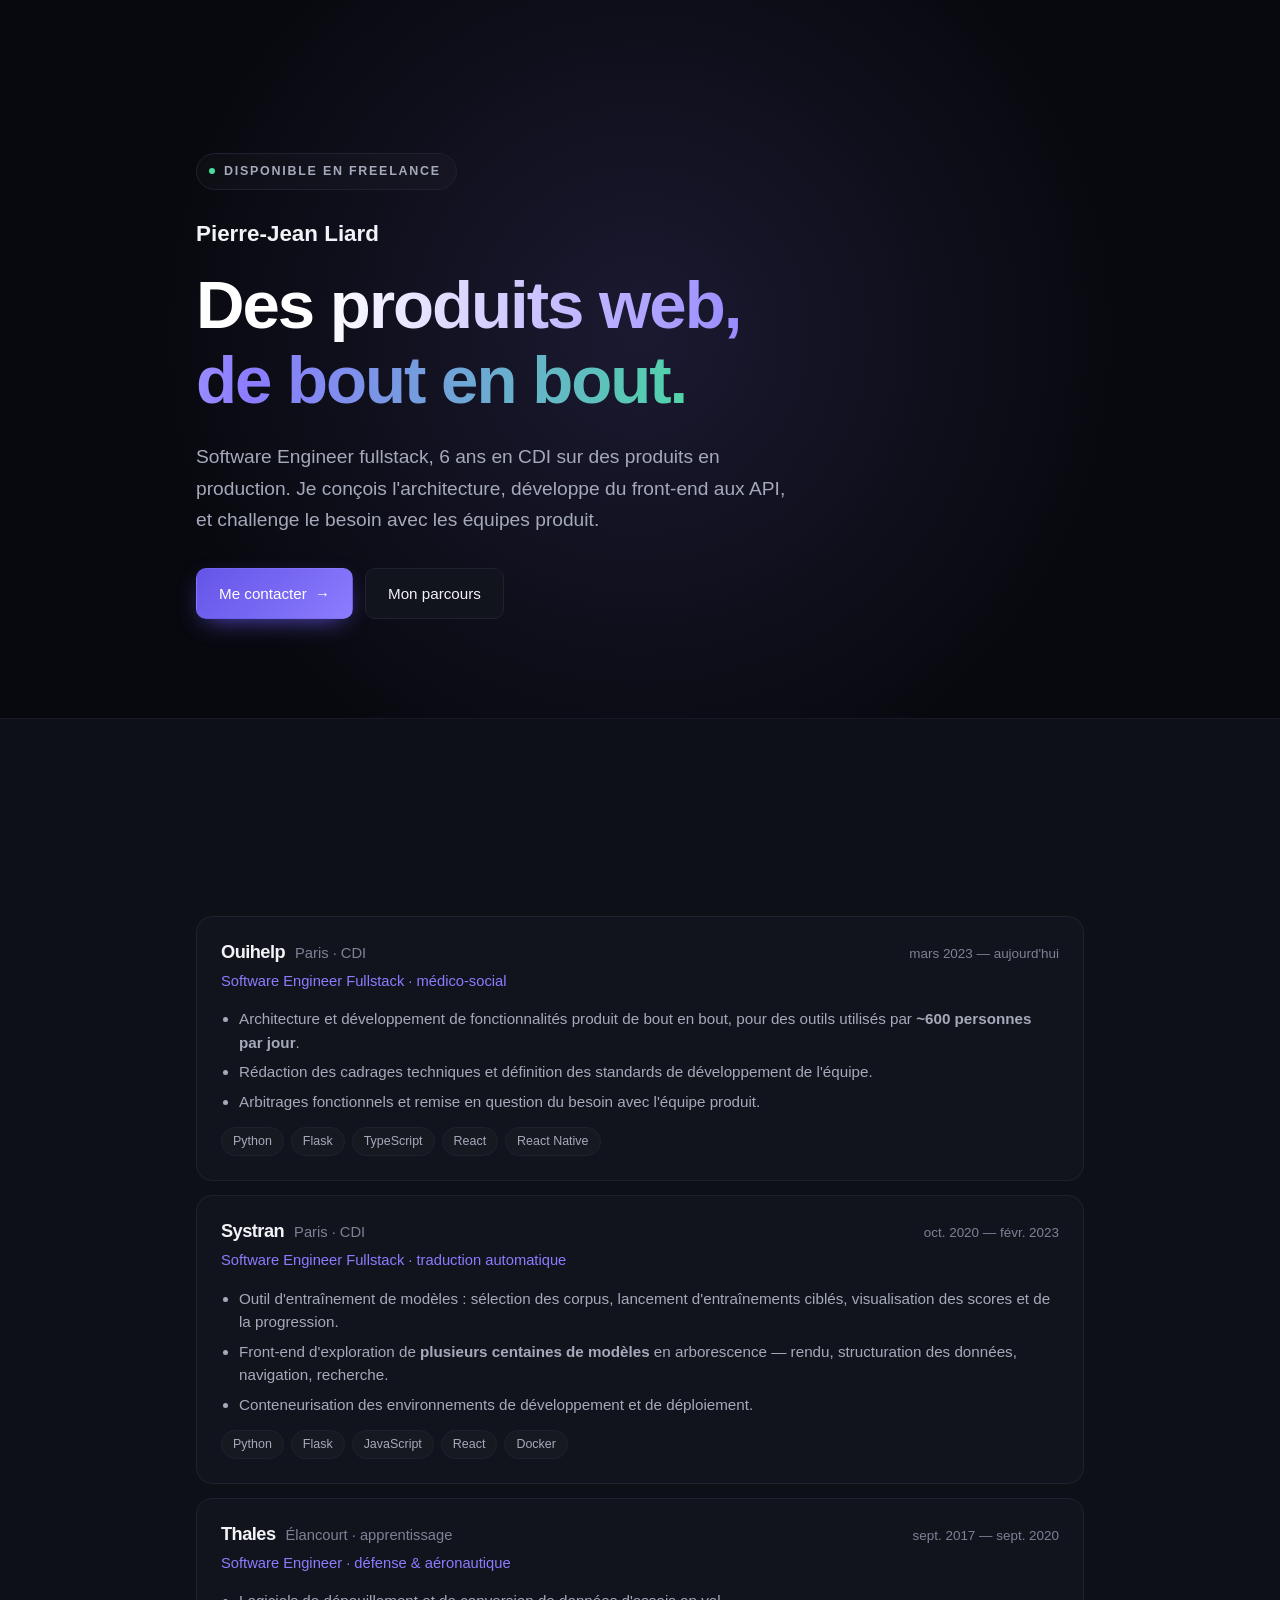
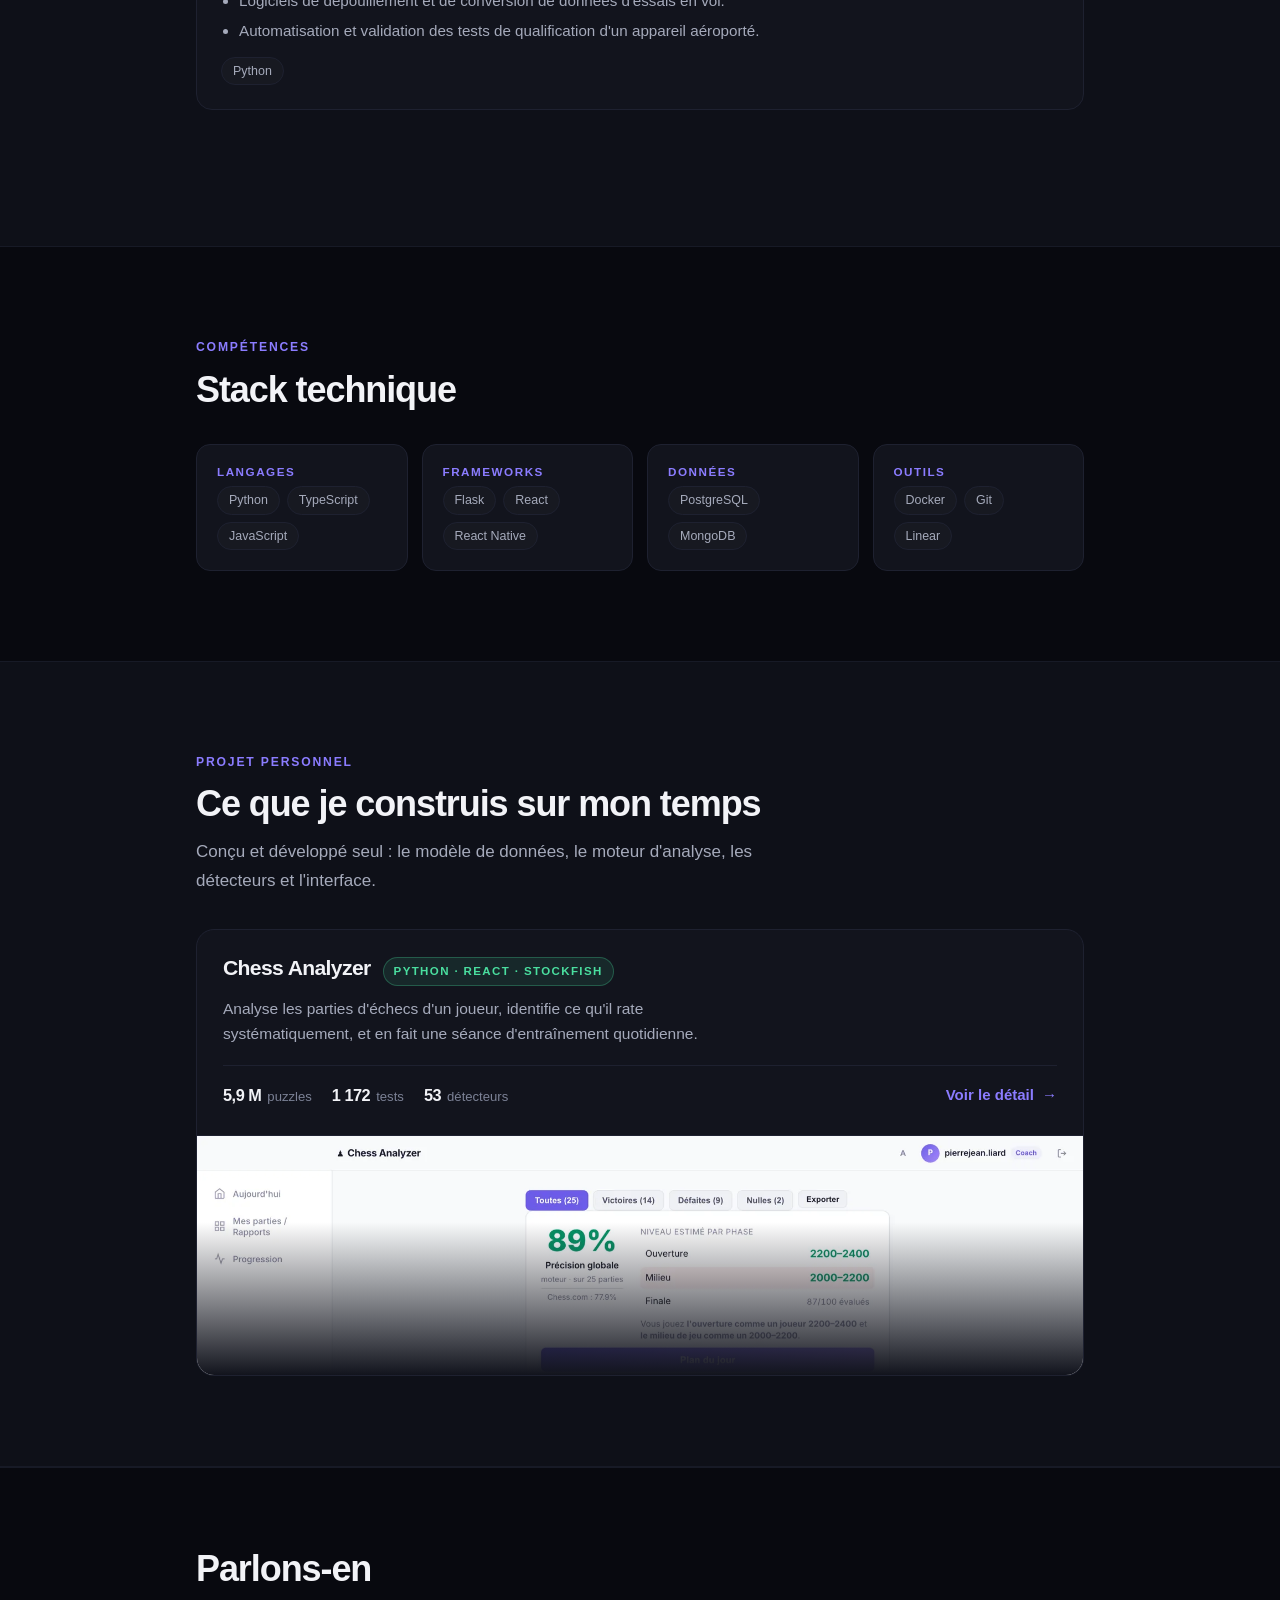
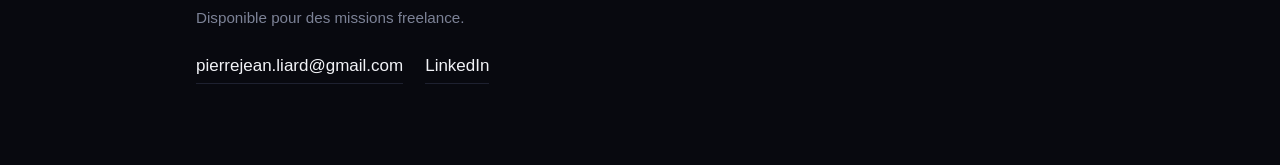
<file: index.html>
<!doctype html>
<html lang="fr">
<head>
<meta charset="utf-8">
<meta name="viewport" content="width=device-width, initial-scale=1">
<title>Pierre-Jean Liard — Software Engineer fullstack</title>
<meta name="description" content="Software Engineer fullstack, 6 ans d'expérience sur des produits web. Python, React, TypeScript. Disponible pour des missions freelance.">
<meta name="theme-color" content="#08090f">
<meta property="og:title" content="Pierre-Jean Liard — Software Engineer fullstack">
<meta property="og:description" content="6 ans sur des produits web, du front-end aux API. Disponible en freelance.">
<meta property="og:type" content="website">
<meta property="og:url" content="https://pjliard.github.io/">
<meta property="og:image" content="https://pjliard.github.io/assets/share.png">
<meta property="og:image:width" content="1200">
<meta property="og:image:height" content="630">
<meta name="twitter:card" content="summary_large_image">
<link rel="icon" href="data:image/svg+xml,<svg xmlns='http://www.w3.org/2000/svg' viewBox='0 0 100 100'><text y='.9em' font-size='90'>♟</text></svg>">
<link rel="stylesheet" href="styles.css">
<style>
  /* ── Parcours ── */
  .roles { display: grid; gap: 14px; margin-top: 34px; }
  .role {
    background: var(--bg-card); border: 1px solid var(--line); border-radius: 16px; padding: 24px;
    transition: transform 360ms var(--ease), border-color 360ms var(--ease);
  }
  .role:hover { transform: translateY(-3px); border-color: var(--accent-deep); }
  .role-head { display: flex; align-items: baseline; gap: 10px; flex-wrap: wrap; margin-bottom: 4px; }
  .role-head h3 { font-size: 1.14rem; font-weight: 680; margin: 0; }
  .role-head .where { color: var(--ink-faint); font-size: .92rem; }
  .role-head .when {
    margin-left: auto; color: var(--ink-faint); font-size: .84rem;
    font-variant-numeric: tabular-nums; white-space: nowrap;
  }
  .role .what { color: var(--accent); font-size: .92rem; font-weight: 500; margin: 0 0 14px; }
  .role ul { margin: 0 0 14px; padding-left: 18px; }
  .role li { color: var(--ink-soft); font-size: .95rem; line-height: 1.55; margin-bottom: 6px; }
  .role li:last-child { margin-bottom: 0; }
  .tags { display: flex; flex-wrap: wrap; gap: 7px; }
  .tags span {
    font-size: .78rem; font-weight: 500; color: var(--ink-soft);
    border: 1px solid var(--line); background: rgba(255,255,255,.02);
    border-radius: 100px; padding: 3px 11px;
  }

  /* ── Compétences ── */
  .skills { display: grid; grid-template-columns: repeat(auto-fit, minmax(190px, 1fr)); gap: 14px; margin-top: 34px; }
  .skills > div {
    background: var(--bg-card); border: 1px solid var(--line); border-radius: 14px; padding: 20px;
    transition: border-color 340ms var(--ease), transform 340ms var(--ease);
  }
  .skills > div:hover { border-color: var(--accent-deep); transform: translateY(-3px); }
  .skills h3 { font-size: .73rem; text-transform: uppercase; letter-spacing: .13em; color: var(--accent); margin-bottom: 8px; }
  .skills p { font-size: .92rem; color: var(--ink-soft); margin: 0; line-height: 1.55; }

  /* ── Carte projet ── */
  .project {
    display: block; background: var(--bg-card); border: 1px solid var(--line); border-radius: 18px;
    overflow: hidden; color: inherit; margin-top: 34px;
    transition: transform 420ms var(--ease), border-color 420ms var(--ease), box-shadow 420ms var(--ease);
  }
  .project:hover { transform: translateY(-5px); border-color: var(--accent-deep); box-shadow: 0 34px 64px -38px rgba(0,0,0,.95); }
  .project-body { padding: 26px; }
  .project-top { display: flex; align-items: baseline; gap: 12px; flex-wrap: wrap; margin-bottom: 10px; }
  .project-top h3 { font-size: 1.32rem; font-weight: 680; letter-spacing: -.03em; margin: 0; }
  .tag {
    font-size: .72rem; font-weight: 600; text-transform: uppercase; letter-spacing: .12em;
    color: var(--mint); background: rgba(74,222,159,.1);
    border: 1px solid rgba(74,222,159,.28); border-radius: 100px; padding: 4px 10px;
  }
  .project p { color: var(--ink-soft); margin: 0 0 18px; max-width: 58ch; font-size: .97rem; }
  .project-figs { display: flex; gap: 20px; flex-wrap: wrap; align-items: center; padding-top: 16px; border-top: 1px solid var(--line); }
  .fig { display: flex; align-items: baseline; gap: 6px; }
  .fig b { font-size: 1.02rem; font-weight: 700; letter-spacing: -.03em; font-variant-numeric: tabular-nums; color: var(--ink); }
  .fig span { font-size: .82rem; color: var(--ink-faint); }
  .project-more { margin-left: auto; display: inline-flex; align-items: center; gap: 8px; color: var(--accent); font-weight: 600; font-size: .94rem; }
  .project-more .arw { transition: transform 300ms var(--ease); }
  .project:hover .project-more .arw { transform: translateX(4px); }
  .project-shot { position: relative; border-top: 1px solid var(--line); max-height: 240px; overflow: hidden; }
  .project-shot picture, .project-shot img { display: block; width: 100%; height: auto; }
  .project-shot::after { content: ""; position: absolute; inset: 0; background: linear-gradient(180deg, transparent 36%, var(--bg-card)); }

  .edu {
    margin: 22px 0 0; color: var(--ink-faint); font-size: .92rem;
  }
  .edu b { color: var(--ink-soft); font-weight: 600; }
  .skills .tags { margin-top: 2px; }

  .meta { display: flex; flex-wrap: wrap; gap: 10px 26px; margin-top: 26px; color: var(--ink-faint); font-size: .92rem; }
  .meta b { color: var(--ink-soft); font-weight: 600; }

  @media (max-width: 620px) {
    .role-head .when { margin-left: 0; width: 100%; }
    .project-more { margin-left: 0; }
    .project-body, .role { padding: 20px; }
  }
</style>
</head>
<body>

<div id="bar"></div>

<header class="hero">
  <div class="wrap">
    <span class="eyebrow rise"><span class="dot"></span>Disponible en freelance</span>
    <p class="name rise d1">Pierre-Jean Liard</p>
    <h1 class="rise d1"><span class="grad">Des produits web,<br>de bout en bout.</span></h1>
    <p class="lede rise d2">
      Software Engineer fullstack, 6 ans en CDI sur des produits en production.
      Je conçois l'architecture, développe du front-end aux API, et challenge
      le besoin avec les équipes produit.
    </p>
    <div class="links rise d3">
      <a class="btn btn-primary" href="mailto:pierrejean.liard@gmail.com">Me contacter <span class="arw">→</span></a>
      <a class="btn" href="#parcours">Mon parcours</a>
    </div>
  </div>
</header>

<section class="lift" id="parcours">
  <div class="wrap">
    <p class="kicker rise">Parcours</p>
    <h2 class="rise">Six ans sur des produits en production</h2>

    <div class="roles">
      <article class="role rise">
        <div class="role-head">
          <h3>Ouihelp</h3>
          <span class="where">Paris · CDI</span>
          <span class="when">mars 2023 — aujourd'hui</span>
        </div>
        <p class="what">Software Engineer Fullstack · médico-social</p>
        <ul>
          <li>Architecture et développement de fonctionnalités produit de bout en bout, pour des outils utilisés par <b>~600 personnes par jour</b>.</li>
          <li>Rédaction des cadrages techniques et définition des standards de développement de l'équipe.</li>
          <li>Arbitrages fonctionnels et remise en question du besoin avec l'équipe produit.</li>
        </ul>
        <div class="tags"><span>Python</span><span>Flask</span><span>TypeScript</span><span>React</span><span>React Native</span></div>
      </article>

      <article class="role rise">
        <div class="role-head">
          <h3>Systran</h3>
          <span class="where">Paris · CDI</span>
          <span class="when">oct. 2020 — févr. 2023</span>
        </div>
        <p class="what">Software Engineer Fullstack · traduction automatique</p>
        <ul>
          <li>Outil d'entraînement de modèles : sélection des corpus, lancement d'entraînements ciblés, visualisation des scores et de la progression.</li>
          <li>Front-end d'exploration de <b>plusieurs centaines de modèles</b> en arborescence — rendu, structuration des données, navigation, recherche.</li>
          <li>Conteneurisation des environnements de développement et de déploiement.</li>
        </ul>
        <div class="tags"><span>Python</span><span>Flask</span><span>JavaScript</span><span>React</span><span>Docker</span></div>
      </article>

      <article class="role rise">
        <div class="role-head">
          <h3>Thales</h3>
          <span class="where">Élancourt · apprentissage</span>
          <span class="when">sept. 2017 — sept. 2020</span>
        </div>
        <p class="what">Software Engineer · défense &amp; aéronautique</p>
        <ul>
          <li>Logiciels de dépouillement et de conversion de données d'essais en vol.</li>
          <li>Automatisation et validation des tests de qualification d'un appareil aéroporté.</li>
        </ul>
        <div class="tags"><span>Python</span></div>
      </article>
    </div>

    <p class="edu rise">
      <b>EPITA</b> — diplôme d'ingénieur en informatique, 2020.
      Anglais opérationnel, TOEIC 860.
    </p>
  </div>
</section>

<section>
  <div class="wrap">
    <p class="kicker rise">Compétences</p>
    <h2 class="rise">Stack technique</h2>
    <div class="skills">
      <div class="rise">
        <h3>Langages</h3>
        <div class="tags"><span>Python</span><span>TypeScript</span><span>JavaScript</span></div>
      </div>
      <div class="rise d1">
        <h3>Frameworks</h3>
        <div class="tags"><span>Flask</span><span>React</span><span>React Native</span></div>
      </div>
      <div class="rise d2">
        <h3>Données</h3>
        <div class="tags"><span>PostgreSQL</span><span>MongoDB</span></div>
      </div>
      <div class="rise d3">
        <h3>Outils</h3>
        <div class="tags"><span>Docker</span><span>Git</span><span>Linear</span></div>
      </div>
    </div>
  </div>
</section>

<section class="lift">
  <div class="wrap">
    <p class="kicker rise">Projet personnel</p>
    <h2 class="rise">Ce que je construis sur mon temps</h2>
    <p class="sub rise d1">
      Conçu et développé seul : le modèle de données, le moteur d'analyse,
      les détecteurs et l'interface.
    </p>

    <a class="project rise d1" href="chess-analyzer/">
      <div class="project-body">
        <div class="project-top">
          <h3>Chess Analyzer</h3>
          <span class="tag">Python · React · Stockfish</span>
        </div>
        <p>
          Analyse les parties d'échecs d'un joueur, identifie ce qu'il rate
          systématiquement, et en fait une séance d'entraînement quotidienne.
        </p>
        <div class="project-figs">
          <span class="fig"><b>5,9 M</b><span>puzzles</span></span>
          <span class="fig"><b>1 172</b><span>tests</span></span>
          <span class="fig"><b>53</b><span>détecteurs</span></span>
          <span class="project-more">Voir le détail <span class="arw">→</span></span>
        </div>
      </div>
      <div class="project-shot">
        <picture><source srcset="assets/chess-analyzer/rapport.webp" type="image/webp"><img src="assets/chess-analyzer/rapport.png" alt="Aperçu du rapport d'analyse de Chess Analyzer" loading="lazy"></picture>
      </div>
    </a>
  </div>
</section>

<footer>
  <div class="wrap">
    <h2 class="rise" style="margin-bottom:16px">Parlons-en</h2>
    <p class="rise d1">Disponible pour des missions freelance.</p>
    <div class="foot-links rise d2">
      <a href="mailto:pierrejean.liard@gmail.com">pierrejean.liard@gmail.com</a>
      <a href="https://www.linkedin.com/in/pierre-jean-liard-203535136/" rel="noopener">LinkedIn</a>
    </div>
  </div>
</footer>

<script src="site.js"></script>

</body>
</html>
</file>
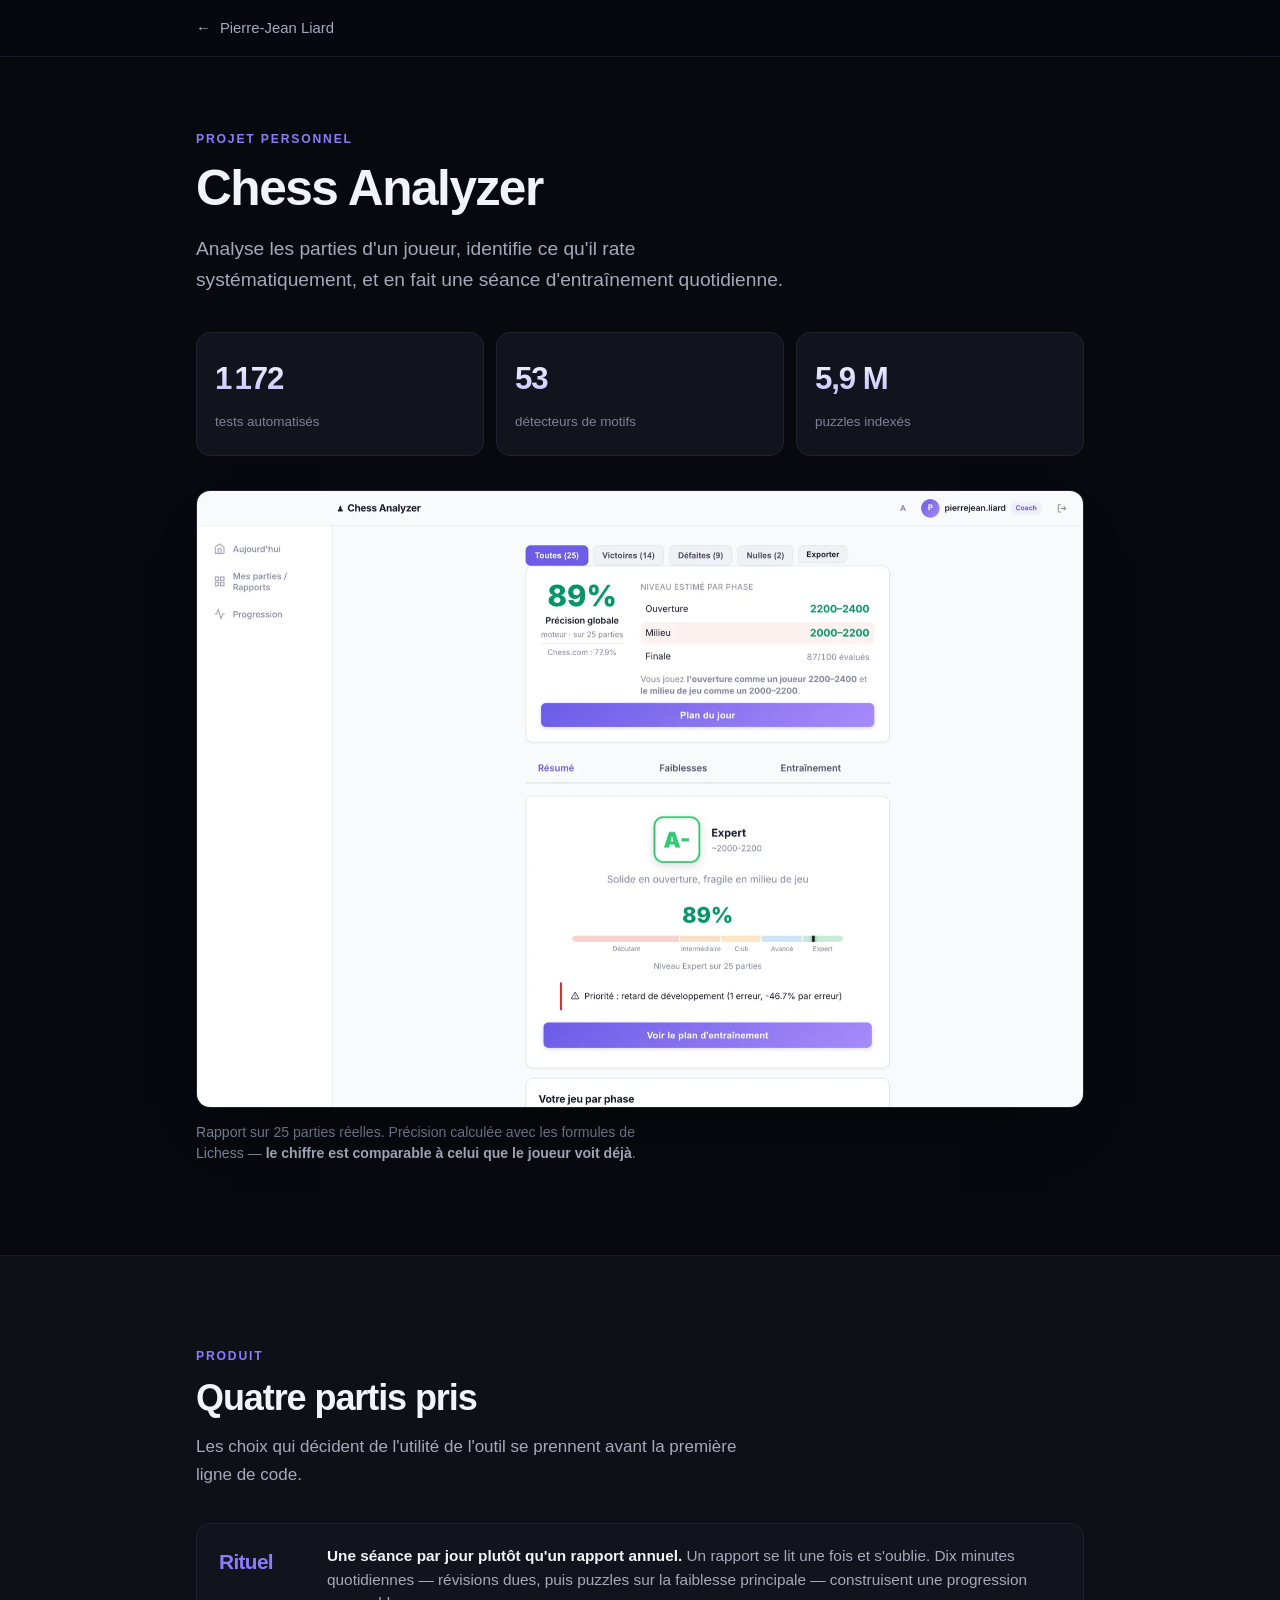
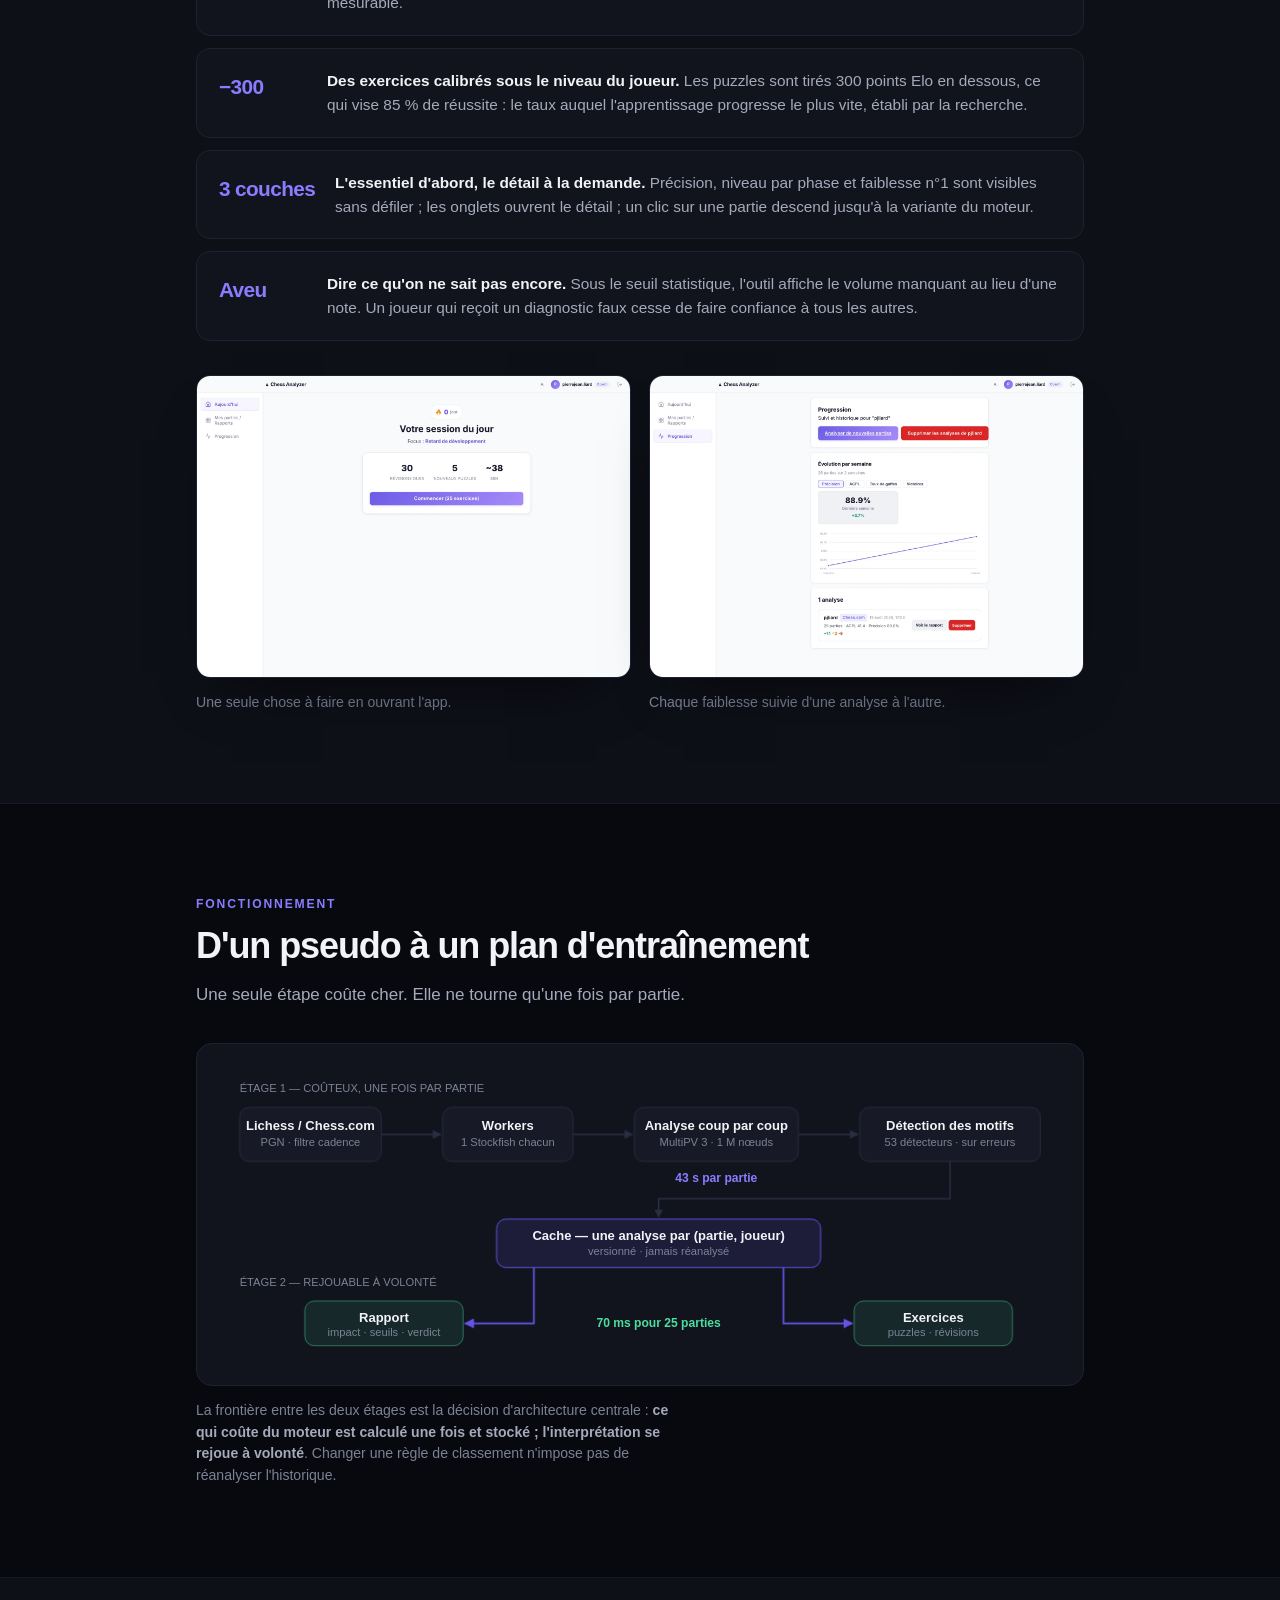
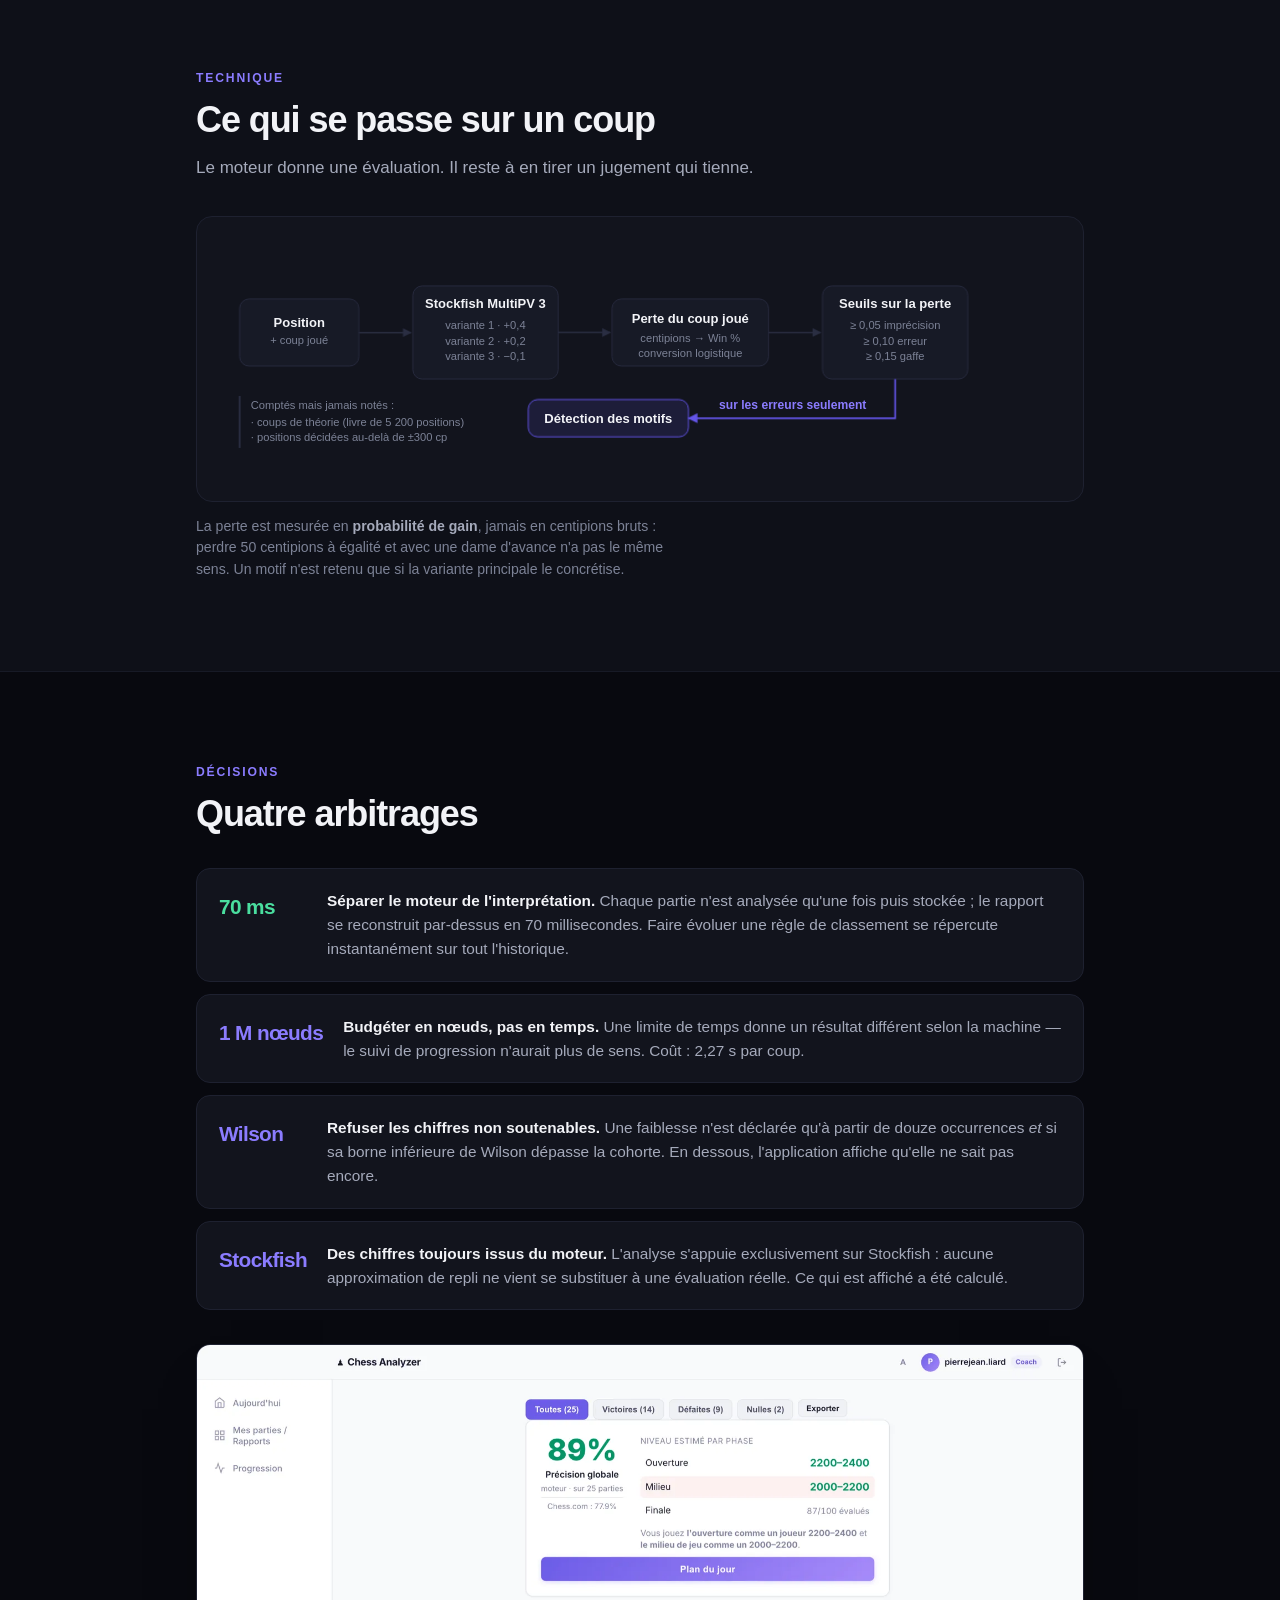
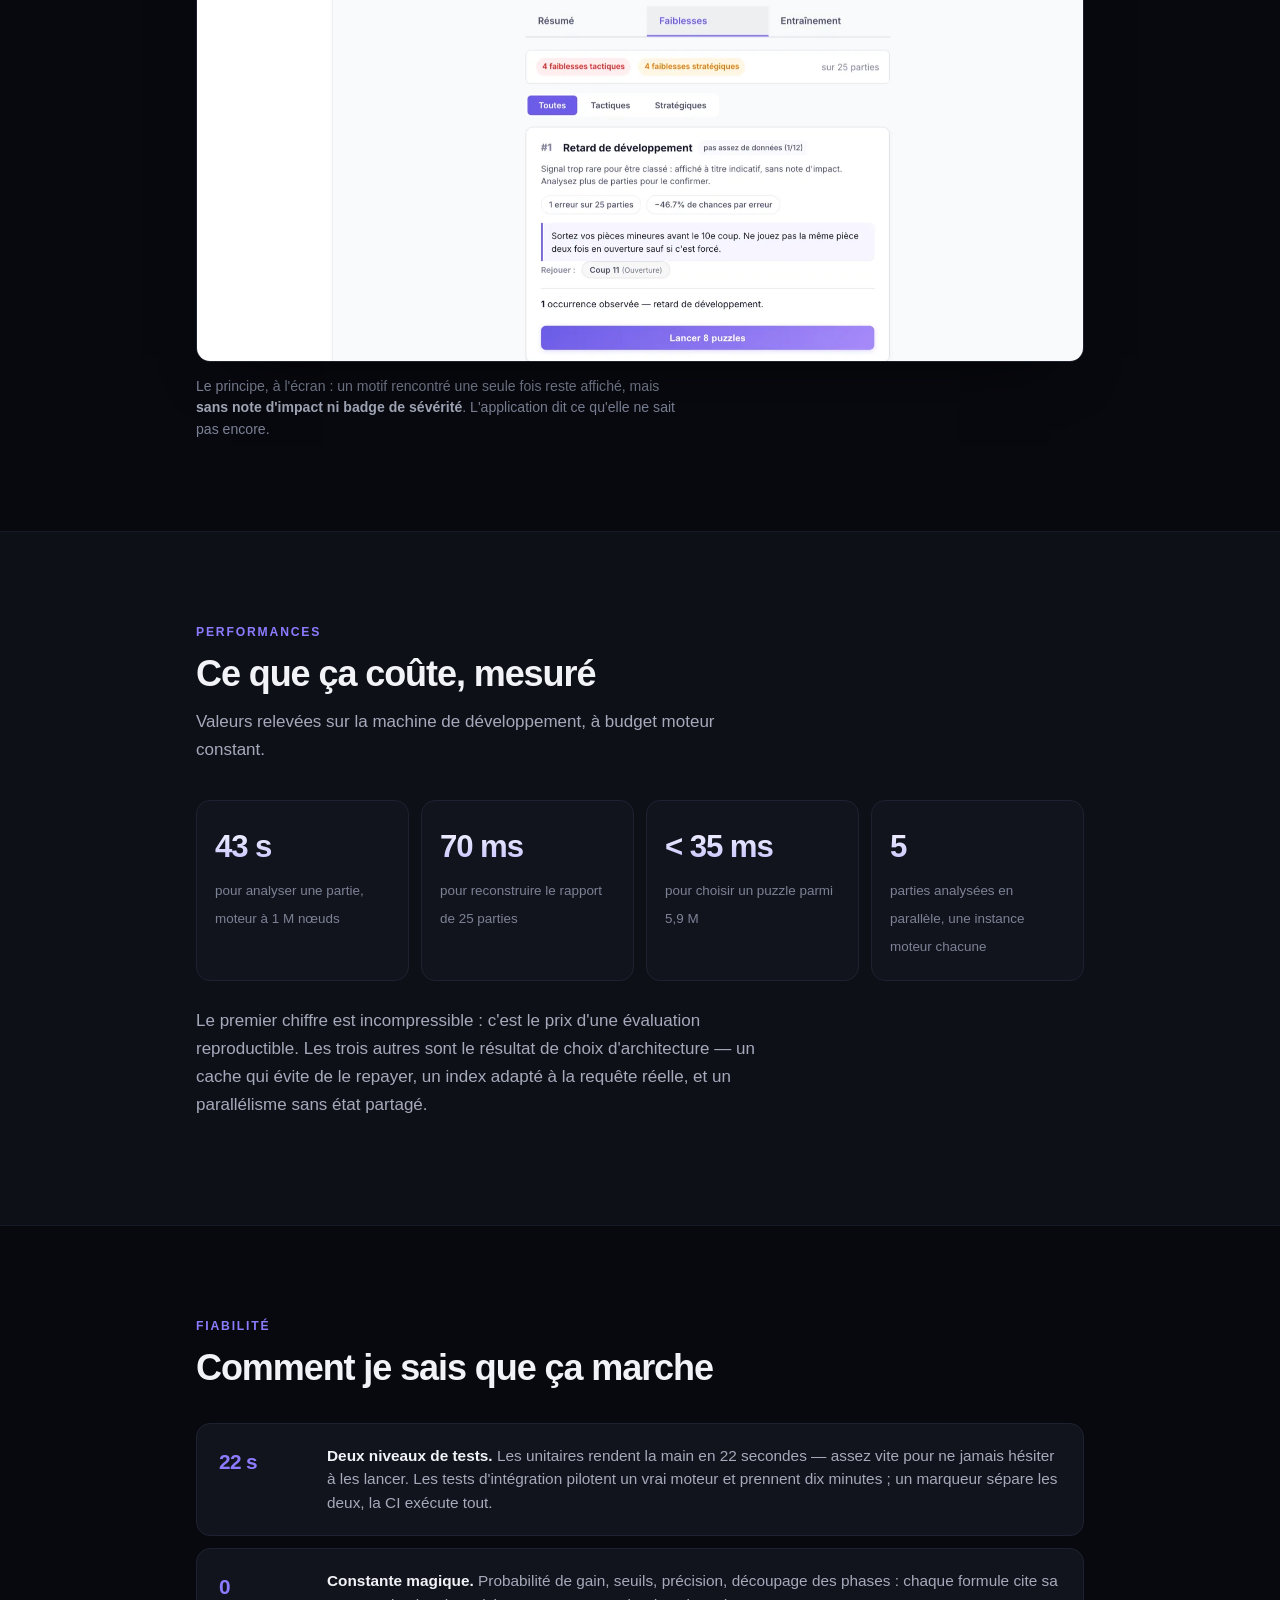
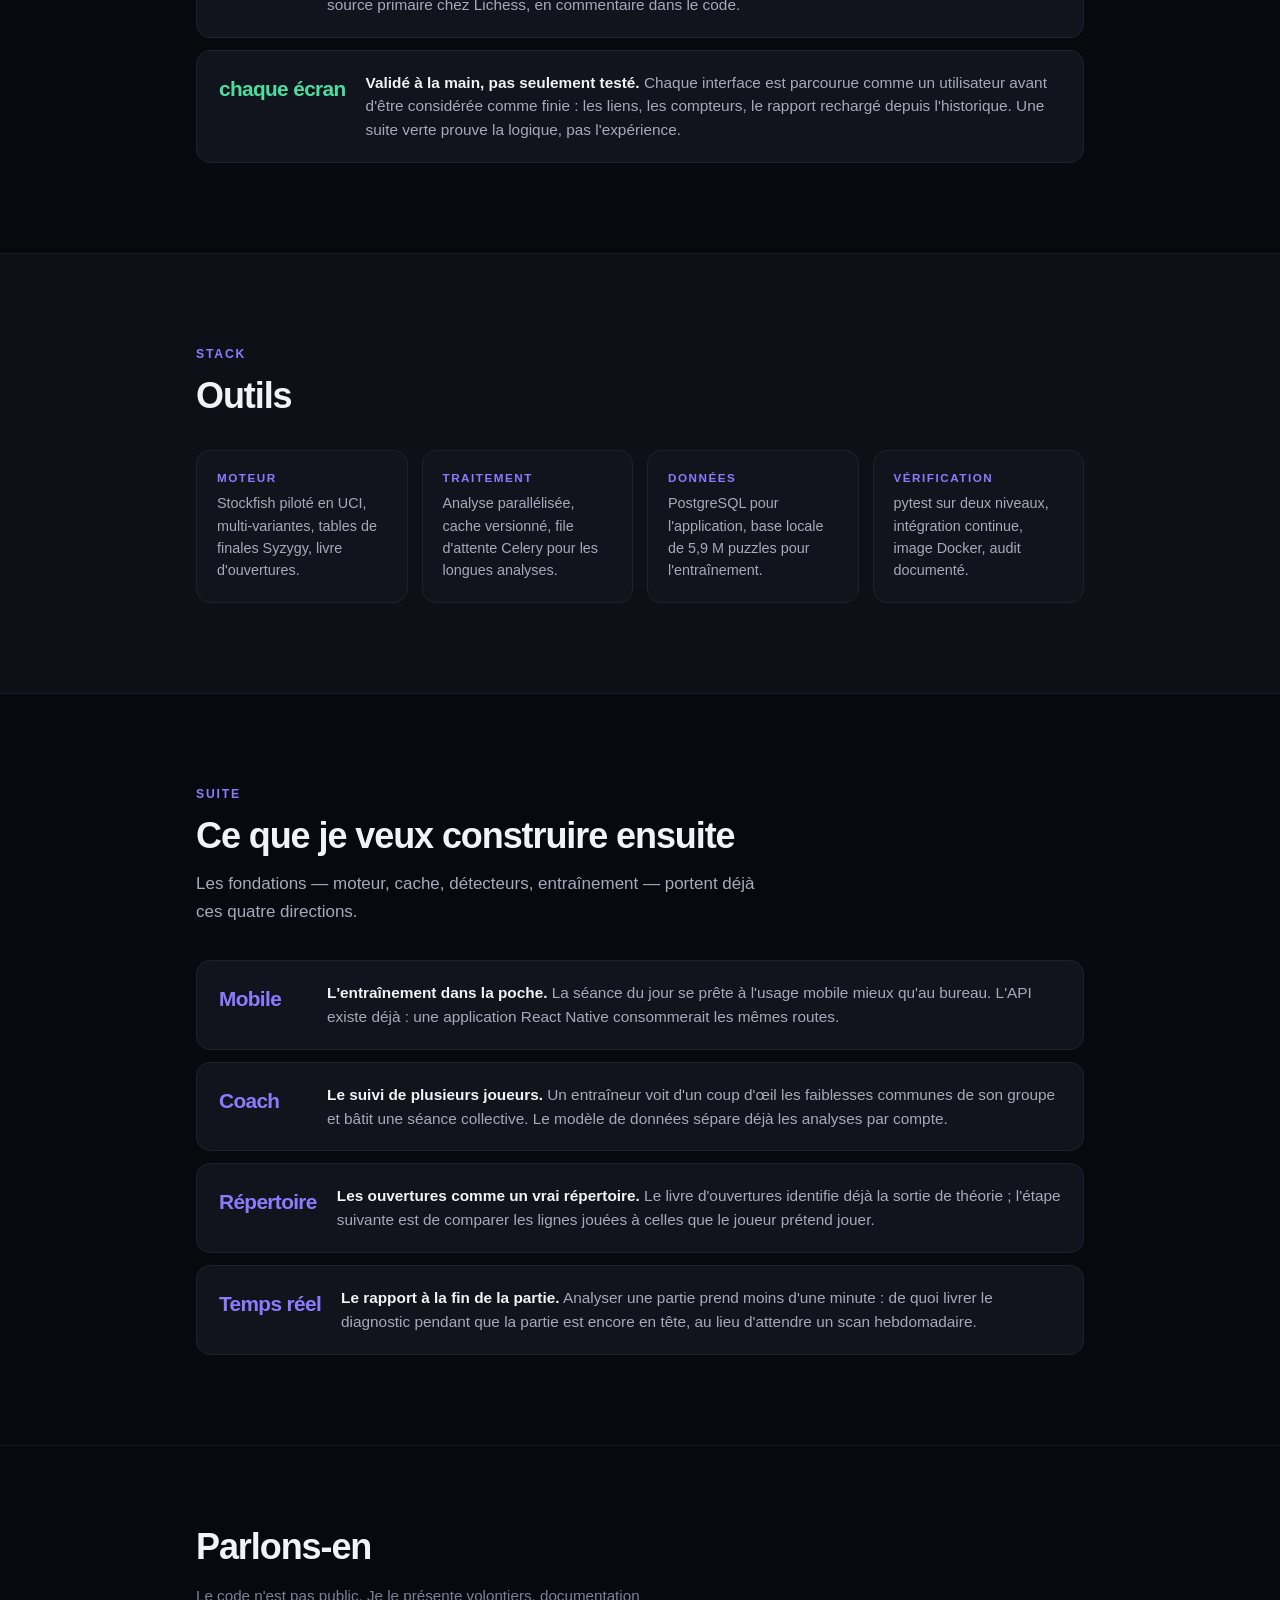
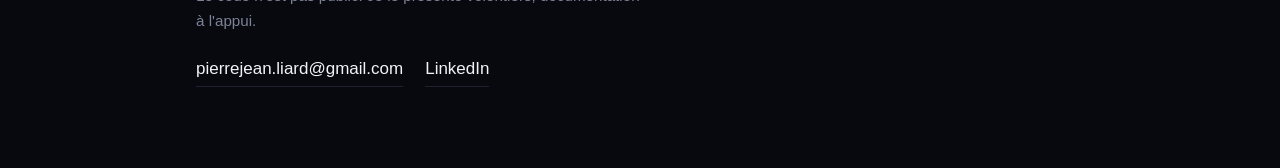
<file: chess-analyzer/index.html>
<!doctype html>
<html lang="fr">
<head>
<meta charset="utf-8">
<meta name="viewport" content="width=device-width, initial-scale=1">
<title>Pierre-Jean Liard — Développeur fullstack</title>
<meta name="description" content="Chess Analyzer : analyse de parties d'échecs avec Stockfish, diagnostic de faiblesses et entraînement personnalisé.">
<meta name="theme-color" content="#08090f">
<meta property="og:title" content="Pierre-Jean Liard — Développeur fullstack">
<meta property="og:description" content="Chess Analyzer : de 25 parties à un plan d'entraînement.">
<meta property="og:type" content="website">
<meta property="og:url" content="https://pjliard.github.io/chess-analyzer/">
<meta property="og:image" content="https://pjliard.github.io/assets/share-chess-analyzer.png">
<meta property="og:image:width" content="1200">
<meta property="og:image:height" content="630">
<meta name="twitter:card" content="summary_large_image">
<link rel="icon" href="data:image/svg+xml,<svg xmlns='http://www.w3.org/2000/svg' viewBox='0 0 100 100'><text y='.9em' font-size='90'>♟</text></svg>">
<link rel="stylesheet" href="../styles.css">
</head>
<body>

<div id="bar"></div>

<nav class="backbar">
  <div class="wrap">
    <a class="back" href="../"><span class="arw">←</span> Pierre-Jean Liard</a>
  </div>
</nav>

<header class="project-hero">
  <div class="wrap">
    <p class="kicker rise">Projet personnel</p>
    <h1 class="rise">Chess Analyzer</h1>
    <p class="lede rise d1">
      Analyse les parties d'un joueur, identifie ce qu'il rate systématiquement,
      et en fait une séance d'entraînement quotidienne.
    </p>
  </div>
</header>

<section id="projet" style="padding-top:0">
  <div class="wrap">
    <div class="stats">
      <div class="stat rise"><b data-count="1172">0</b><span>tests automatisés</span></div>
      <div class="stat rise d1"><b data-count="53">0</b><span>détecteurs de motifs</span></div>
      <div class="stat rise d2"><b data-count="59" data-div="10" data-decimal="1" data-suffix=" M">0</b><span>puzzles indexés</span></div>
    </div>

    <figure class="rise">
      <div class="shot"><picture><source srcset="../assets/chess-analyzer/rapport.webp" type="image/webp"><img src="../assets/chess-analyzer/rapport.png" alt="Rapport d'analyse : 89 % de précision, niveau estimé par phase, faiblesse prioritaire" loading="lazy"></picture></div>
      <figcaption>Rapport sur 25 parties réelles. Précision calculée avec les formules de Lichess — <b>le chiffre est comparable à celui que le joueur voit déjà</b>.</figcaption>
    </figure>
  </div>
</section>

<section class="lift">
  <div class="wrap">
    <p class="kicker rise">Produit</p>
    <h2 class="rise">Quatre partis pris</h2>
    <p class="sub rise d1">
      Les choix qui décident de l'utilité de l'outil se prennent avant la
      première ligne de code.
    </p>

    <div class="calls">
      <div class="call rise">
        <span class="big">Rituel</span>
        <p><strong>Une séance par jour plutôt qu'un rapport annuel.</strong> Un rapport se lit une fois et s'oublie. Dix minutes quotidiennes — révisions dues, puis puzzles sur la faiblesse principale — construisent une progression mesurable.</p>
      </div>
      <div class="call rise">
        <span class="big">−300</span>
        <p><strong>Des exercices calibrés sous le niveau du joueur.</strong> Les puzzles sont tirés 300 points Elo en dessous, ce qui vise 85 % de réussite : le taux auquel l'apprentissage progresse le plus vite, établi par la recherche.</p>
      </div>
      <div class="call rise">
        <span class="big">3 couches</span>
        <p><strong>L'essentiel d'abord, le détail à la demande.</strong> Précision, niveau par phase et faiblesse n°1 sont visibles sans défiler ; les onglets ouvrent le détail ; un clic sur une partie descend jusqu'à la variante du moteur.</p>
      </div>
      <div class="call rise">
        <span class="big">Aveu</span>
        <p><strong>Dire ce qu'on ne sait pas encore.</strong> Sous le seuil statistique, l'outil affiche le volume manquant au lieu d'une note. Un joueur qui reçoit un diagnostic faux cesse de faire confiance à tous les autres.</p>
      </div>
    </div>

    <div class="gallery">
      <figure class="rise">
        <div class="shot"><picture><source srcset="../assets/chess-analyzer/aujourdhui.webp" type="image/webp"><img src="../assets/chess-analyzer/aujourdhui.png" alt="Écran Aujourd'hui : séance du jour, révisions dues et nouveaux puzzles" loading="lazy"></picture></div>
        <figcaption>Une seule chose à faire en ouvrant l'app.</figcaption>
      </figure>
      <figure class="rise d1">
        <div class="shot"><picture><source srcset="../assets/chess-analyzer/progression.webp" type="image/webp"><img src="../assets/chess-analyzer/progression.png" alt="Page Progression : évolution de la précision et des faiblesses dans le temps" loading="lazy"></picture></div>
        <figcaption>Chaque faiblesse suivie d'une analyse à l'autre.</figcaption>
      </figure>
    </div>
  </div>
</section>

<section>
  <div class="wrap">
    <p class="kicker rise">Fonctionnement</p>
    <h2 class="rise">D'un pseudo à un plan d'entraînement</h2>
    <p class="sub rise d1">Une seule étape coûte cher. Elle ne tourne qu'une fois par partie.</p>

    <figure class="rise">
      <div class="diagram">
        <svg viewBox="0 0 900 306" role="img"
             aria-label="Les parties récupérées passent par des workers Stockfish, sont analysées coup par coup puis stockées en cache. Le rapport et les exercices se reconstruisent depuis ce cache en 70 millisecondes, sans repasser par le moteur.">
          <defs>
            <marker id="a" viewBox="0 0 10 10" refX="9" refY="5" markerWidth="6" markerHeight="6" orient="auto-start-reverse">
              <path d="M0 0 L10 5 L0 10 z" fill="#2a2e42"/>
            </marker>
            <marker id="aa" viewBox="0 0 10 10" refX="9" refY="5" markerWidth="6" markerHeight="6" orient="auto-start-reverse">
              <path d="M0 0 L10 5 L0 10 z" fill="#6455e8"/>
            </marker>
          </defs>

          <text class="t-sm fade" x="20" y="22">ÉTAGE 1 — COÛTEUX, UNE FOIS PAR PARTIE</text>

          <rect class="box fade" x="20" y="38" width="152" height="58" rx="10"/>
          <text class="t fade" x="96" y="62" text-anchor="middle">Lichess / Chess.com</text>
          <text class="t-sm fade" x="96" y="80" text-anchor="middle">PGN · filtre cadence</text>

          <line class="wire draw s1" x1="172" y1="67" x2="236" y2="67" marker-end="url(#a)"/>

          <rect class="box fade s1" x="238" y="38" width="140" height="58" rx="10"/>
          <text class="t fade s1" x="308" y="62" text-anchor="middle">Workers</text>
          <text class="t-sm fade s1" x="308" y="80" text-anchor="middle">1 Stockfish chacun</text>

          <line class="wire draw s2" x1="378" y1="67" x2="442" y2="67" marker-end="url(#a)"/>

          <rect class="box fade s2" x="444" y="38" width="176" height="58" rx="10"/>
          <text class="t fade s2" x="532" y="62" text-anchor="middle">Analyse coup par coup</text>
          <text class="t-sm fade s2" x="532" y="80" text-anchor="middle">MultiPV 3 · 1 M nœuds</text>

          <line class="wire draw s3" x1="620" y1="67" x2="684" y2="67" marker-end="url(#a)"/>

          <rect class="box fade s3" x="686" y="38" width="194" height="58" rx="10"/>
          <text class="t fade s3" x="783" y="62" text-anchor="middle">Détection des motifs</text>
          <text class="t-sm fade s3" x="783" y="80" text-anchor="middle">53 détecteurs · sur erreurs</text>

          <text class="t-metric fade s3" x="532" y="118" text-anchor="middle">43 s par partie</text>

          <path class="wire draw s4" d="M783 96 L783 136 L470 136 L470 156" marker-end="url(#a)"/>

          <rect class="box-accent fade s4" x="296" y="158" width="348" height="52" rx="10"/>
          <text class="t fade s4" x="470" y="180" text-anchor="middle">Cache — une analyse par (partie, joueur)</text>
          <text class="t-sm fade s4" x="470" y="197" text-anchor="middle">versionné · jamais réanalysé</text>

          <text class="t-sm fade s5" x="20" y="230">ÉTAGE 2 — REJOUABLE À VOLONTÉ</text>

          <path class="wire-accent draw s5" d="M336 210 L336 270 L262 270" marker-end="url(#aa)"/>
          <rect class="box-mint fade s5" x="90" y="246" width="170" height="48" rx="10"/>
          <text class="t fade s5" x="175" y="268" text-anchor="middle">Rapport</text>
          <text class="t-sm fade s5" x="175" y="284" text-anchor="middle">impact · seuils · verdict</text>

          <path class="wire-accent draw s5" d="M604 210 L604 270 L678 270" marker-end="url(#aa)"/>
          <rect class="box-mint fade s5" x="680" y="246" width="170" height="48" rx="10"/>
          <text class="t fade s5" x="765" y="268" text-anchor="middle">Exercices</text>
          <text class="t-sm fade s5" x="765" y="284" text-anchor="middle">puzzles · révisions</text>

          <text class="t-metric t-mint fade s5" x="470" y="274" text-anchor="middle">70 ms pour 25 parties</text>
        </svg>
      </div>
      <figcaption>
        La frontière entre les deux étages est la décision d'architecture centrale :
        <b>ce qui coûte du moteur est calculé une fois et stocké ; l'interprétation se
        rejoue à volonté</b>. Changer une règle de classement n'impose pas de réanalyser
        l'historique.
      </figcaption>
    </figure>
  </div>
</section>

<section class="lift">
  <div class="wrap">
    <p class="kicker rise">Technique</p>
    <h2 class="rise">Ce qui se passe sur un coup</h2>
    <p class="sub rise d1">Le moteur donne une évaluation. Il reste à en tirer un jugement qui tienne.</p>

    <figure class="rise">
      <div class="diagram">
        <svg viewBox="0 0 900 244" role="img"
             aria-label="Le moteur propose trois variantes, le coup joué est situé par rapport à elles, sa perte en centipions est convertie en perte de probabilité de gain, puis comparée à des seuils. La détection de motifs ne se déclenche que sur les erreurs.">
          <defs>
            <marker id="b" viewBox="0 0 10 10" refX="9" refY="5" markerWidth="6" markerHeight="6" orient="auto-start-reverse">
              <path d="M0 0 L10 5 L0 10 z" fill="#2a2e42"/>
            </marker>
            <marker id="bb" viewBox="0 0 10 10" refX="9" refY="5" markerWidth="6" markerHeight="6" orient="auto-start-reverse">
              <path d="M0 0 L10 5 L0 10 z" fill="#6455e8"/>
            </marker>
          </defs>

          <rect class="box fade" x="20" y="58" width="128" height="72" rx="10"/>
          <text class="t fade" x="84" y="88" text-anchor="middle">Position</text>
          <text class="t-sm fade" x="84" y="106" text-anchor="middle">+ coup joué</text>

          <line class="wire draw s1" x1="148" y1="94" x2="204" y2="94" marker-end="url(#b)"/>

          <rect class="box fade s1" x="206" y="44" width="156" height="100" rx="10"/>
          <text class="t fade s1" x="284" y="68" text-anchor="middle">Stockfish MultiPV 3</text>
          <text class="t-sm fade s1" x="284" y="90" text-anchor="middle">variante 1 · +0,4</text>
          <text class="t-sm fade s1" x="284" y="107" text-anchor="middle">variante 2 · +0,2</text>
          <text class="t-sm fade s1" x="284" y="124" text-anchor="middle">variante 3 · −0,1</text>

          <line class="wire draw s2" x1="362" y1="94" x2="418" y2="94" marker-end="url(#b)"/>

          <rect class="box fade s2" x="420" y="58" width="168" height="72" rx="10"/>
          <text class="t fade s2" x="504" y="84" text-anchor="middle">Perte du coup joué</text>
          <text class="t-sm fade s2" x="504" y="104" text-anchor="middle">centipions → Win %</text>
          <text class="t-sm fade s2" x="504" y="120" text-anchor="middle">conversion logistique</text>

          <line class="wire draw s3" x1="588" y1="94" x2="644" y2="94" marker-end="url(#b)"/>

          <rect class="box fade s3" x="646" y="44" width="156" height="100" rx="10"/>
          <text class="t fade s3" x="724" y="68" text-anchor="middle">Seuils sur la perte</text>
          <text class="t-sm fade s3" x="724" y="90" text-anchor="middle">≥ 0,05 imprécision</text>
          <text class="t-sm fade s3" x="724" y="107" text-anchor="middle">≥ 0,10 erreur</text>
          <text class="t-sm fade s3" x="724" y="124" text-anchor="middle">≥ 0,15 gaffe</text>

          <path class="wire-accent draw s4" d="M724 144 L724 186 L502 186" marker-end="url(#bb)"/>
          <rect class="box-accent fade s4" x="330" y="166" width="172" height="40" rx="10"/>
          <text class="t fade s4" x="416" y="191" text-anchor="middle">Détection des motifs</text>
          <text class="t-metric fade s4" x="614" y="176" text-anchor="middle">sur les erreurs seulement</text>

          <line class="fade s5" x1="20" y1="162" x2="20" y2="218" stroke="#2a2e42" stroke-width="2"/>
          <text class="t-sm fade s5" x="32" y="176">Comptés mais jamais notés :</text>
          <text class="t-sm fade s5" x="32" y="194">· coups de théorie (livre de 5 200 positions)</text>
          <text class="t-sm fade s5" x="32" y="211">· positions décidées au-delà de ±300 cp</text>
        </svg>
      </div>
      <figcaption>
        La perte est mesurée en <b>probabilité de gain</b>, jamais en centipions bruts :
        perdre 50 centipions à égalité et avec une dame d'avance n'a pas le même sens.
        Un motif n'est retenu que si la variante principale le concrétise.
      </figcaption>
    </figure>
  </div>
</section>

<section>
  <div class="wrap">
    <p class="kicker rise">Décisions</p>
    <h2 class="rise">Quatre arbitrages</h2>

    <div class="calls">
      <div class="call rise">
        <span class="big mint">70 ms</span>
        <p><strong>Séparer le moteur de l'interprétation.</strong> Chaque partie n'est analysée qu'une fois puis stockée ; le rapport se reconstruit par-dessus en 70 millisecondes. Faire évoluer une règle de classement se répercute instantanément sur tout l'historique.</p>
      </div>
      <div class="call rise">
        <span class="big">1 M nœuds</span>
        <p><strong>Budgéter en nœuds, pas en temps.</strong> Une limite de temps donne un résultat différent selon la machine — le suivi de progression n'aurait plus de sens. Coût : 2,27 s par coup.</p>
      </div>
      <div class="call rise">
        <span class="big">Wilson</span>
        <p><strong>Refuser les chiffres non soutenables.</strong> Une faiblesse n'est déclarée qu'à partir de douze occurrences <em>et</em> si sa borne inférieure de Wilson dépasse la cohorte. En dessous, l'application affiche qu'elle ne sait pas encore.</p>
      </div>
      <div class="call rise">
        <span class="big">Stockfish</span>
        <p><strong>Des chiffres toujours issus du moteur.</strong> L'analyse s'appuie exclusivement sur Stockfish : aucune approximation de repli ne vient se substituer à une évaluation réelle. Ce qui est affiché a été calculé.</p>
      </div>
    </div>

    <figure class="rise">
      <div class="shot"><picture><source srcset="../assets/chess-analyzer/faiblesses.webp" type="image/webp"><img src="../assets/chess-analyzer/faiblesses.png" alt="Onglet Faiblesses : un motif vu une fois porte la mention « pas assez de données (1/12) » au lieu d'une note de sévérité" loading="lazy"></picture></div>
      <figcaption>
        Le principe, à l'écran : un motif rencontré une seule fois reste affiché,
        mais <b>sans note d'impact ni badge de sévérité</b>. L'application dit ce
        qu'elle ne sait pas encore.
      </figcaption>
    </figure>
  </div>
</section>

<section class="lift">
  <div class="wrap">
    <p class="kicker rise">Performances</p>
    <h2 class="rise">Ce que ça coûte, mesuré</h2>
    <p class="sub rise d1">
      Valeurs relevées sur la machine de développement, à budget moteur constant.
    </p>

    <div class="stats">
      <div class="stat rise"><b>43 s</b><span>pour analyser une partie, moteur à 1 M nœuds</span></div>
      <div class="stat rise d1"><b>70 ms</b><span>pour reconstruire le rapport de 25 parties</span></div>
      <div class="stat rise d2"><b>&lt; 35 ms</b><span>pour choisir un puzzle parmi 5,9 M</span></div>
      <div class="stat rise d3"><b>5</b><span>parties analysées en parallèle, une instance moteur chacune</span></div>
    </div>

    <p class="sub rise d1" style="margin-top:26px">
      Le premier chiffre est incompressible : c'est le prix d'une évaluation
      reproductible. Les trois autres sont le résultat de choix d'architecture —
      un cache qui évite de le repayer, un index adapté à la requête réelle, et
      un parallélisme sans état partagé.
    </p>
  </div>
</section>

<section>
  <div class="wrap">
    <p class="kicker rise">Fiabilité</p>
    <h2 class="rise">Comment je sais que ça marche</h2>

    <div class="calls">
      <div class="call rise">
        <span class="big">22 s</span>
        <p><strong>Deux niveaux de tests.</strong> Les unitaires rendent la main en 22 secondes — assez vite pour ne jamais hésiter à les lancer. Les tests d'intégration pilotent un vrai moteur et prennent dix minutes ; un marqueur sépare les deux, la CI exécute tout.</p>
      </div>
      <div class="call rise">
        <span class="big">0</span>
        <p><strong>Constante magique.</strong> Probabilité de gain, seuils, précision, découpage des phases : chaque formule cite sa source primaire chez Lichess, en commentaire dans le code.</p>
      </div>
      <div class="call rise">
        <span class="big mint">chaque écran</span>
        <p><strong>Validé à la main, pas seulement testé.</strong> Chaque interface est parcourue comme un utilisateur avant d'être considérée comme finie : les liens, les compteurs, le rapport rechargé depuis l'historique. Une suite verte prouve la logique, pas l'expérience.</p>
      </div>
    </div>
  </div>
</section>

<section class="lift">
  <div class="wrap">
    <p class="kicker rise">Stack</p>
    <h2 class="rise">Outils</h2>
    <div class="stack">
      <div class="rise">
        <h3>Moteur</h3>
        <p>Stockfish piloté en UCI, multi-variantes, tables de finales Syzygy, livre d'ouvertures.</p>
      </div>
      <div class="rise d1">
        <h3>Traitement</h3>
        <p>Analyse parallélisée, cache versionné, file d'attente Celery pour les longues analyses.</p>
      </div>
      <div class="rise d2">
        <h3>Données</h3>
        <p>PostgreSQL pour l'application, base locale de 5,9 M puzzles pour l'entraînement.</p>
      </div>
      <div class="rise d3">
        <h3>Vérification</h3>
        <p>pytest sur deux niveaux, intégration continue, image Docker, audit documenté.</p>
      </div>
    </div>
  </div>
</section>

<section>
  <div class="wrap">
    <p class="kicker rise">Suite</p>
    <h2 class="rise">Ce que je veux construire ensuite</h2>
    <p class="sub rise d1">
      Les fondations — moteur, cache, détecteurs, entraînement — portent déjà
      ces quatre directions.
    </p>

    <div class="calls">
      <div class="call rise">
        <span class="big">Mobile</span>
        <p><strong>L'entraînement dans la poche.</strong> La séance du jour se prête à l'usage mobile mieux qu'au bureau. L'API existe déjà : une application React&nbsp;Native consommerait les mêmes routes.</p>
      </div>
      <div class="call rise">
        <span class="big">Coach</span>
        <p><strong>Le suivi de plusieurs joueurs.</strong> Un entraîneur voit d'un coup d'œil les faiblesses communes de son groupe et bâtit une séance collective. Le modèle de données sépare déjà les analyses par compte.</p>
      </div>
      <div class="call rise">
        <span class="big">Répertoire</span>
        <p><strong>Les ouvertures comme un vrai répertoire.</strong> Le livre d'ouvertures identifie déjà la sortie de théorie ; l'étape suivante est de comparer les lignes jouées à celles que le joueur prétend jouer.</p>
      </div>
      <div class="call rise">
        <span class="big">Temps réel</span>
        <p><strong>Le rapport à la fin de la partie.</strong> Analyser une partie prend moins d'une minute : de quoi livrer le diagnostic pendant que la partie est encore en tête, au lieu d'attendre un scan hebdomadaire.</p>
      </div>
    </div>
  </div>
</section>

<footer>
  <div class="wrap">
    <h2 class="rise" style="margin-bottom:16px">Parlons-en</h2>
    <p class="rise d1">Le code n'est pas public. Je le présente volontiers, documentation à l'appui.</p>
    <div class="foot-links rise d2">
      <a href="mailto:pierrejean.liard@gmail.com">pierrejean.liard@gmail.com</a>
      <a href="https://www.linkedin.com/in/pierre-jean-liard-203535136/" rel="noopener">LinkedIn</a>
    </div>
  </div>
</footer>

<script src="../site.js"></script>

</body>
</html>
</file>
<file: styles.css>
:root {
    --bg: #08090f;  --bg-lift: #0e1018;  --bg-card: #12141d;
    --line: #1e2130;  --line-soft: #171a26;
    --ink: #f2f3f7;  --ink-soft: #a5aabb;  --ink-faint: #7c8296;
    --accent: #8b7cff;  --accent-deep: #6455e8;  --mint: #4ade9f;
    --max: 940px;
    --ease: cubic-bezier(0.22, 1, 0.36, 1);
  }
  * { box-sizing: border-box; }
  html { -webkit-text-size-adjust: 100%; scroll-behavior: smooth; }
  body {
    margin: 0; background: var(--bg); color: var(--ink);
    font: 17px/1.65 -apple-system, BlinkMacSystemFont, "Segoe UI", Roboto, "Helvetica Neue", Arial, sans-serif;
    -webkit-font-smoothing: antialiased; -moz-osx-font-smoothing: grayscale;
    overflow-x: hidden;
  }
  ::selection { background: var(--accent-deep); color: #fff; }
  .wrap { max-width: var(--max); margin: 0 auto; padding: 0 26px; }
  h1, h2, h3 { letter-spacing: -0.03em; line-height: 1.12; margin: 0; }
  p { margin: 0 0 16px; }
  a { color: var(--accent); text-decoration: none; }

  #bar {
    position: fixed; top: 0; left: 0; height: 2px; width: 0%; z-index: 100;
    background: linear-gradient(90deg, var(--accent-deep), var(--accent), var(--mint));
    transition: width 120ms linear;
  }

  /* ── Hero ── */
  .hero { position: relative; padding: clamp(92px, 17vh, 172px) 0 clamp(64px, 11vh, 108px); overflow: hidden; }
  .hero::before {
    content: ""; position: absolute; top: -30%; left: 50%;
    width: min(1100px, 130vw); aspect-ratio: 1; transform: translateX(-50%);
    background: radial-gradient(circle at center, rgba(139,124,255,0.14) 0%, transparent 62%);
    pointer-events: none; animation: breathe 14s var(--ease) infinite;
  }
  @keyframes breathe {
    0%, 100% { opacity: .75; transform: translateX(-50%) scale(1); }
    50% { opacity: 1; transform: translateX(-50%) scale(1.1); }
  }
  .hero .wrap { position: relative; }
  .eyebrow {
    display: inline-flex; align-items: center; gap: 9px;
    font-size: .78rem; font-weight: 600; text-transform: uppercase; letter-spacing: .14em;
    color: var(--ink-soft); border: 1px solid var(--line); background: rgba(255,255,255,.02);
    border-radius: 100px; padding: 7px 15px 7px 12px; margin-bottom: 26px;
  }
  .dot { width: 6px; height: 6px; border-radius: 50%; background: var(--mint); animation: pulse 2.6s ease-out infinite; }
  @keyframes pulse {
    0% { box-shadow: 0 0 0 0 rgba(74,222,159,.45); }
    70% { box-shadow: 0 0 0 8px rgba(74,222,159,0); }
    100% { box-shadow: 0 0 0 0 rgba(74,222,159,0); }
  }
  .name { font-size: clamp(1.15rem, 2.6vw, 1.4rem); font-weight: 600; margin-bottom: 14px; }
  h1 { font-size: clamp(2.5rem, 7.6vw, 4.2rem); font-weight: 700; margin-bottom: 24px; }
  .grad {
    background: linear-gradient(96deg, #fff 12%, var(--accent) 58%, var(--mint) 105%);
    -webkit-background-clip: text; background-clip: text; -webkit-text-fill-color: transparent; color: transparent;
  }
  .lede { font-size: clamp(1.02rem, 2.2vw, 1.2rem); color: var(--ink-soft); max-width: 56ch; margin-bottom: 32px; }
  .links { display: flex; flex-wrap: wrap; gap: 12px; }
  .btn {
    display: inline-flex; align-items: center; gap: 8px;
    padding: 12px 22px; border-radius: 10px; font-size: .95rem; font-weight: 500;
    border: 1px solid var(--line); color: var(--ink); background: var(--bg-card);
    transition: transform 260ms var(--ease), border-color 260ms var(--ease);
  }
  .btn:hover { transform: translateY(-2px); border-color: var(--accent-deep); }
  .btn-primary {
    background: linear-gradient(135deg, var(--accent-deep), var(--accent));
    border-color: transparent; color: #fff; box-shadow: 0 8px 26px -10px var(--accent-deep);
  }
  .btn .arw { transition: transform 260ms var(--ease); }
  .btn:hover .arw { transform: translateX(3px); }

  /* ── Sections ── */
  section { padding: clamp(60px, 10vh, 100px) 0; scroll-margin-top: 72px; }
  .lift { background: var(--bg-lift); border-block: 1px solid var(--line-soft); }
  .kicker {
    font-size: .76rem; font-weight: 600; text-transform: uppercase; letter-spacing: .15em;
    color: var(--accent); margin-bottom: 12px;
  }
  h2 { font-size: clamp(1.65rem, 4.2vw, 2.25rem); font-weight: 650; margin-bottom: 14px; }
  h3 { font-size: 1.05rem; font-weight: 600; margin-bottom: 8px; }
  .sub { color: var(--ink-soft); max-width: 60ch; }

  /* ── Chiffres ── */
  .stats { display: grid; grid-template-columns: repeat(auto-fit, minmax(150px, 1fr)); gap: 12px; margin-top: 36px; }
  .stat {
    background: var(--bg-card); border: 1px solid var(--line); border-radius: 14px; padding: 20px 18px;
    transition: transform 340ms var(--ease), border-color 340ms var(--ease);
  }
  .stat:hover { transform: translateY(-4px); border-color: var(--accent-deep); }
  .stat b {
    display: block; font-size: clamp(1.55rem, 3.2vw, 1.95rem); font-weight: 680;
    letter-spacing: -.035em; font-variant-numeric: tabular-nums; margin-bottom: 3px;
    background: linear-gradient(180deg, #fff, #b9b4ff);
    -webkit-background-clip: text; background-clip: text; -webkit-text-fill-color: transparent;
  }
  .stat span { font-size: .84rem; color: var(--ink-faint); line-height: 1.4; }

  /* ── Schémas ── */
  figure { margin: 34px 0 0; }
  .diagram {
    background: var(--bg-card); border: 1px solid var(--line); border-radius: 16px;
    padding: 28px 24px; overflow-x: auto;
  }
  .diagram svg { display: block; width: 100%; height: auto; min-width: 720px; }
  figcaption { font-size: .88rem; color: var(--ink-faint); margin-top: 14px; max-width: 62ch; line-height: 1.55; }
  figcaption b { color: var(--ink-soft); font-weight: 600; }

  /* tracé progressif des liaisons */
  .draw { stroke-dasharray: 1200; stroke-dashoffset: 1200; }
  .in .draw { animation: trace 900ms var(--ease) forwards; }
  .in .draw.s1 { animation-delay: 120ms; }
  .in .draw.s2 { animation-delay: 260ms; }
  .in .draw.s3 { animation-delay: 400ms; }
  .in .draw.s4 { animation-delay: 540ms; }
  .in .draw.s5 { animation-delay: 680ms; }
  @keyframes trace { to { stroke-dashoffset: 0; } }
  .fade { opacity: 0; }
  .in .fade { animation: appear 520ms var(--ease) forwards; }
  .in .fade.s1 { animation-delay: 160ms; }
  .in .fade.s2 { animation-delay: 300ms; }
  .in .fade.s3 { animation-delay: 440ms; }
  .in .fade.s4 { animation-delay: 580ms; }
  .in .fade.s5 { animation-delay: 720ms; }
  @keyframes appear { to { opacity: 1; } }

  .box { fill: #171a26; stroke: #2a2e42; }
  .box-accent { fill: rgba(100,85,232,.14); stroke: var(--accent-deep); }
  .box-mint { fill: rgba(74,222,159,.1); stroke: rgba(74,222,159,.5); }
  .t { font: 600 14px -apple-system, BlinkMacSystemFont, "Segoe UI", Roboto, sans-serif; fill: #f2f3f7; }
  .t-sm { font: 500 12px -apple-system, BlinkMacSystemFont, "Segoe UI", Roboto, sans-serif; fill: #7c8296; }
  .t-metric { font: 700 13px -apple-system, BlinkMacSystemFont, "Segoe UI", Roboto, sans-serif; fill: #8b7cff; }
  .t-mint { fill: #4ade9f; }
  .wire { stroke: #2a2e42; stroke-width: 1.6; fill: none; }
  .wire-accent { stroke: #6455e8; stroke-width: 1.8; fill: none; }

  /* ── Captures ── */
  .shot {
    position: relative; border-radius: 14px; overflow: hidden;
    border: 1px solid var(--line); background: var(--bg-card);
    box-shadow: 0 30px 60px -35px rgba(0,0,0,.9);
    transition: transform 500ms var(--ease), box-shadow 500ms var(--ease);
  }
  .shot:hover { transform: translateY(-5px); box-shadow: 0 40px 70px -30px rgba(0,0,0,.95); }
  .shot picture, .shot img { display: block; width: 100%; height: auto; }
  .gallery { display: grid; grid-template-columns: repeat(auto-fit, minmax(270px, 1fr)); gap: 18px; margin-top: 34px; }
  .gallery figure { margin: 0; }

  /* ── Arbitrages ── */
  .calls { display: grid; gap: 12px; margin-top: 34px; }
  .call {
    display: grid; grid-template-columns: auto 1fr; gap: 20px; align-items: start;
    background: var(--bg-card); border: 1px solid var(--line); border-radius: 14px; padding: 20px 22px;
    transition: transform 340ms var(--ease), border-color 340ms var(--ease);
  }
  .call:hover { transform: translateY(-3px); border-color: #2a2e42; }
  .call .big {
    font-size: 1.3rem; font-weight: 700; letter-spacing: -.03em; color: var(--accent);
    font-variant-numeric: tabular-nums; white-space: nowrap; padding-top: 1px; min-width: 88px;
  }
  .call .big.mint { color: var(--mint); }
  .call p { margin: 0; color: var(--ink-soft); font-size: .96rem; line-height: 1.55; }
  .call strong { color: var(--ink); font-weight: 600; }

  /* ── Stack ── */
  .stack { display: grid; grid-template-columns: repeat(auto-fit, minmax(200px, 1fr)); gap: 14px; margin-top: 34px; }
  .stack div {
    background: var(--bg-card); border: 1px solid var(--line); border-radius: 14px; padding: 20px;
    transition: border-color 340ms var(--ease), transform 340ms var(--ease);
  }
  .stack div:hover { border-color: var(--accent-deep); transform: translateY(-3px); }
  .stack h3 { font-size: .73rem; text-transform: uppercase; letter-spacing: .13em; color: var(--accent); margin-bottom: 8px; }
  .stack p { font-size: .9rem; color: var(--ink-soft); margin: 0; line-height: 1.55; }

  footer { padding: clamp(60px, 9vh, 88px) 0; border-top: 1px solid var(--line-soft); }
  footer p { color: var(--ink-faint); font-size: .95rem; max-width: 54ch; }
  .foot-links { display: flex; flex-wrap: wrap; gap: 22px; margin-top: 22px; }
  .foot-links a {
    color: var(--ink); font-weight: 500; border-bottom: 1px solid var(--line); padding-bottom: 3px;
    transition: border-color 260ms var(--ease), color 260ms var(--ease);
  }
  .foot-links a:hover { border-color: var(--accent); color: var(--accent); }

  .rise { opacity: 0; transform: translateY(20px); }
  .rise.in { opacity: 1; transform: none; transition: opacity 720ms var(--ease), transform 720ms var(--ease); }
  .rise.in.d1 { transition-delay: 80ms; }
  .rise.in.d2 { transition-delay: 160ms; }
  .rise.in.d3 { transition-delay: 240ms; }

  @media (prefers-reduced-motion: reduce) {
    html { scroll-behavior: auto; }
    .rise, .rise.in { opacity: 1; transform: none; transition: none; }
    .draw { stroke-dashoffset: 0; }
    .fade { opacity: 1; }
    .hero::before, .dot { animation: none; }
    * { transition-duration: 1ms !important; animation-duration: 1ms !important; }
  }
  @media (max-width: 620px) {
    body { font-size: 16px; }
    .diagram { padding: 20px 14px; }
    .call { grid-template-columns: 1fr; gap: 6px; }
  }

/* ── Barre de retour (pages projet) ── */
.backbar {
  position: sticky; top: 0; z-index: 50;
  background: rgba(8, 9, 15, .82);
  -webkit-backdrop-filter: saturate(160%) blur(12px);
  backdrop-filter: saturate(160%) blur(12px);
  border-bottom: 1px solid var(--line-soft);
}
.backbar .wrap { display: flex; align-items: center; height: 56px; }
.back {
  display: inline-flex; align-items: center; gap: 9px;
  color: var(--ink-soft); font-size: .93rem; font-weight: 500;
  transition: color 240ms var(--ease);
}
.back:hover { color: var(--ink); }
.back .arw { transition: transform 240ms var(--ease); display: inline-block; }
.back:hover .arw { transform: translateX(-3px); }

/* ── En-tête de page projet ── */
.project-hero { padding: clamp(52px, 8vh, 84px) 0 0; }
.project-hero h1 {
  font-size: clamp(2.1rem, 5.4vw, 3.1rem); font-weight: 700; margin-bottom: 16px;
}
</file>
